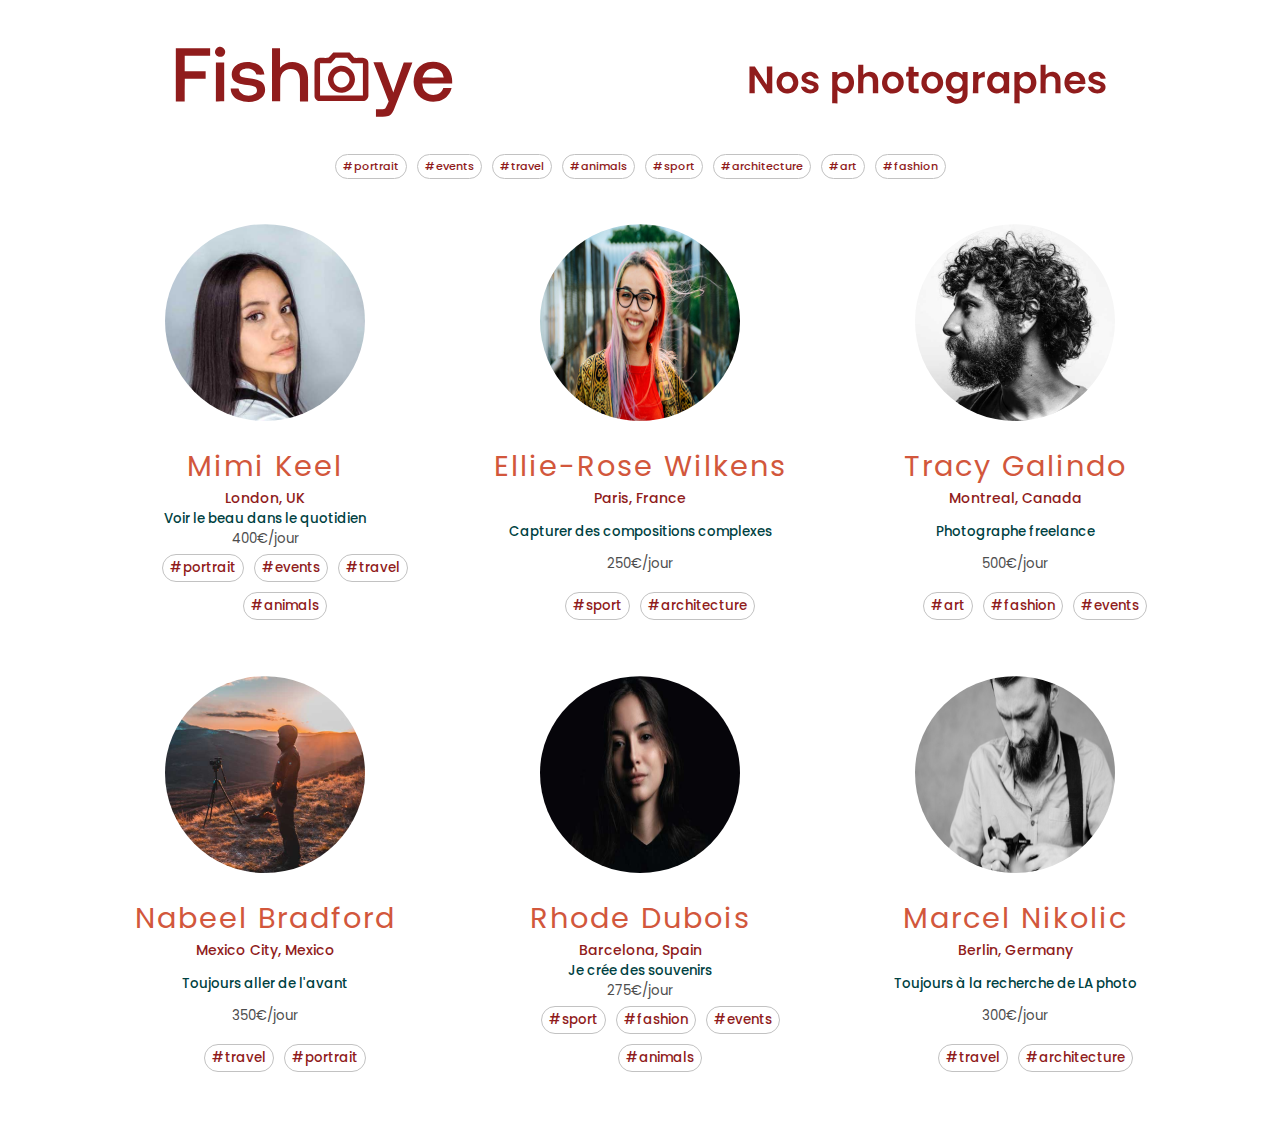
<file: index.html>
<!DOCTYPE html>
<html lang="fr">
    <head>
        <meta charset="UTF-8" />
        <meta name="viewport" content="width=device-width, initial-scale=1.0" />
        <link rel="shortcut icon" href="favicon.ico" type="image/x-icon" />
        <link rel="stylesheet" href="./css/mainPage.css" />
        <script src="./js/Cphotographers.js" defer></script>
        <script src="./js/main.js" defer></script>
        <title>Fisheye</title>
    </head>
    <body>
        <div id="top"></div>
        <header id="header" aria-hidden="false">
            <div>
                <a href="index.html" class="logo"
                    ><img src="./fisheye-logo.svg" alt="Fisheye home page"
                /></a>
            </div>
            <ul id="allTags"></ul>
            <h1>
                <img
                    src="./photographers.svg"
                    id="nosPhotographes"
                    alt="Nos Photographes"
                />
            </h1>
        </header>
        <section class="photographers">
            <ul class="cards" id="listePhotographes"></ul>
        </section>
    </body>
</html>
</file>
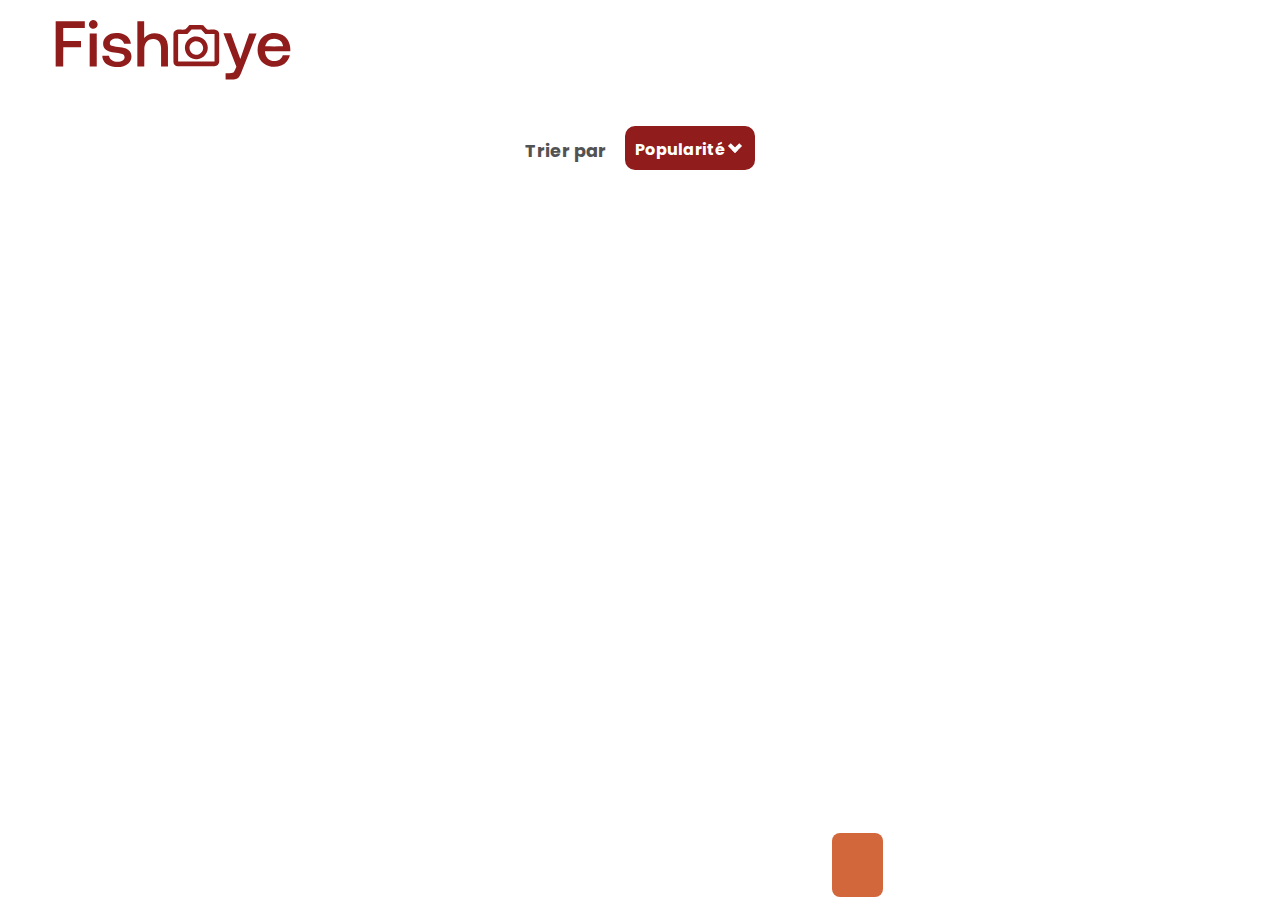
<file: photographer.html>
<!DOCTYPE html>
<html lang="fr">
    <head>
        <meta charset="UTF-8" />
        <meta http-equiv="X-UA-Compatible" content="IE=edge" />
        <meta name="viewport" content="width=device-width, initial-scale=1.0" />
        <link rel="shortcut icon" href="favicon.ico" type="image/x-icon" />
        <link
            rel="stylesheet"
            type="text/css"
            href="./css/photographerPage.css"
        />
        <title>Photographer Page</title>
        <script src="./js/data.js" defer></script>

        <script src="./js/formModal.js" defer></script>

        <script src="./js/Cphotographers.js" defer></script>

        <script src="./js/photographerpage.js" defer></script>

        <script src="./js/Cmedias.js" defer></script>

        <script src="./js/Cdiaporama.js" defer></script>
    </head>
    <body>
        <main id="centre">
            <header id="header" aria-hidden="false">
                <a href="index.html" class="logo"
                    ><img
                        src="./fisheye-logo.svg"
                        id="logo"
                        alt="Fisheye home page"
                /></a>
            </header>
            <section class="photographer">
                <ul class="cards" id="photographer"></ul>
                <div id="diaporama" class="open"></div>
            </section>
            <!-- accordéon -->
            <div class="trier">
                <p>Trier par &nbsp; &nbsp;</p>
                <div class="accordion">
                    <div class="tab">
                        <span
                            style="cursor: pointer"
                            class="title"
                            id="popularité"
                            aria-label="Trier par popularité"
                        >
                            Popularité
                        </span>

                        <input type="checkbox" id="one" />
                        <label
                            class="mark"
                            for="one"
                            aria-label="ouvrir accordéon"
                            title="bouton accordéon"
                        >
                            <!-- Chevron mark down -->
                            <div class="mark" title="bouton accordéon"></div>
                            <span id="ouvrirAccordeon" class="sr-only"
                                >ouvrir accordéon</span
                            >
                        </label>

                        <div class="panel">
                            <p id="titre" aria-label="Trier par titre">Titre</p>
                            <p id="date" aria-label="Trier par date">Date</p>
                        </div>
                    </div>
                </div>
            </div>
            <div class="gallery" id="galleryTop">
                <ul class="cards" id="gallery"></ul>
            </div>
            <div id="likesPrice">
                <ul class="cards" id="likes"></ul>
                <ul class="cards" id="price"></ul>
            </div>
        </main>
        <!-- Modale -->
        <div class="modal" id="modal">
            <!-- Modal Close -->
            <span class="closeModal">&times;</span>
            <!-- Modal Image / Video -->
            <div class="modal-content" id="lightbox"></div>
            <!-- Modal Previous -->
            <span class="slide prev" id="prev">&lt;</span>
            <!-- Modal Next -->
            <span class="slide next" id="next">&gt;</span>
        </div>
    </body>
</html>
</file>
<file: css/mainPage.css>
@import url("https://fonts.googleapis.com/css2?family=Poppins:wght@200;300;400;500;600&display=swap");*,*::before,*::after{-webkit-box-sizing:border-box;box-sizing:border-box}html{background-color:#fff}body{display:block;color:#ffffff;font-family:"Poppins", sans-serif;max-width:1800px;font-style:normal;font-weight:400;letter-spacing:0;padding:1rem;text-rendering:optimizeLegibility}.logo{width:15%;margin-top:-1.5rem}h1{color:#901c1c;font-size:2.6rem;margin-top:-1rem}#top{display:none;text-align:center;margin-top:-14px}.goToContent{border-radius:20px;color:#000000;width:150px;font-weight:600;padding:10px;background-color:#d3573c;border:none}header{display:-webkit-box;display:-ms-flexbox;display:flex;-webkit-box-orient:horizontal;-webkit-box-direction:normal;-ms-flex-direction:row;flex-direction:row;-webkit-box-pack:justify;-ms-flex-pack:justify;justify-content:space-between;margin:auto 8vw;margin-bottom:0rem}header img{width:448px;height:104px;margin:0;margin-left:-1.5rem}h1{width:25%}img{height:auto;max-width:100%;vertical-align:middle}.photographers{text-align:center}.btn{background-color:white;border:1px solid #ccc;color:dimgray;padding:0.5rem;text-transform:lowercase}.btn--block{display:block;width:50%;text-align:center;margin:auto}.pointeur{cursor:pointer}.cards{display:-webkit-box;display:-ms-flexbox;display:flex;-ms-flex-wrap:wrap;flex-wrap:wrap;list-style:none;margin:0;padding:0}ul{display:-webkit-box;display:-ms-flexbox;display:flex;-webkit-box-orient:horizontal;-webkit-box-direction:normal;-ms-flex-direction:row;flex-direction:row;-ms-flex-wrap:wrap;flex-wrap:wrap;-webkit-box-pack:center;-ms-flex-pack:center;justify-content:center}li.cards__item{width:375px}.cards__item{display:-webkit-box;display:-ms-flexbox;display:flex;-webkit-box-pack:center;-ms-flex-pack:center;justify-content:center;padding:1rem;text-align:center}@media (min-width: 640px){.cards__item{display:-webkit-box;display:-ms-flexbox;display:flex;-webkit-box-pack:center;-ms-flex-pack:center;justify-content:center;width:50%}}@media (min-width: 896px){.cards__item{display:-webkit-box;display:-ms-flexbox;display:flex;-webkit-box-pack:center;-ms-flex-pack:center;justify-content:center;width:33.3333%}}.card{background-color:white;display:-webkit-box;display:-ms-flexbox;display:flex;-webkit-box-orient:vertical;-webkit-box-direction:normal;-ms-flex-direction:column;flex-direction:column;overflow:hidden;text-align:center}.card__a{text-decoration:none}.card__content{display:-webkit-box;display:-ms-flexbox;display:flex;-webkit-box-flex:1;-ms-flex:1 1 auto;flex:1 1 auto;-webkit-box-orient:vertical;-webkit-box-direction:normal;-ms-flex-direction:column;flex-direction:column;padding:1rem}.card__image{background-position:center center;background-repeat:no-repeat;background-size:cover;border-top-left-radius:0.25rem;border-top-right-radius:0.25rem;overflow:hidden;position:relative;-webkit-filter:contrast(100%);filter:contrast(100%)}.img__card{width:200px;height:200px;border-radius:50%;margin-left:auto;margin-right:auto;margin-bottom:0.5rem;padding-top:0.2rem}.img__card:hover{border-radius:50%;-webkit-transition:-webkit-filter 0.6s cubic-bezier(0.43, 0.41, 0.22, 0.91);transition:-webkit-filter 0.6s cubic-bezier(0.43, 0.41, 0.22, 0.91);transition:filter 0.6s cubic-bezier(0.43, 0.41, 0.22, 0.91);transition:filter 0.6s cubic-bezier(0.43, 0.41, 0.22, 0.91), -webkit-filter 0.6s cubic-bezier(0.43, 0.41, 0.22, 0.91);-webkit-filter:contrast(125%);filter:contrast(125%);-webkit-box-shadow:2px 2px 2px 2px #e7e7e7;box-shadow:2px 2px 2px 2px #e7e7e7}@media (min-width: 640px){.card__image::before{padding-top:66.6%}}#getJSON{-webkit-box-pack:center;-ms-flex-pack:center;justify-content:center}.card__title{color:#d2573c;font-size:1.8rem;font-weight:400;letter-spacing:2px}p.card__text{margin:0}p.card__place{color:#901c1c;font-weight:500}.card__text{-webkit-box-flex:1;-ms-flex:1 1 auto;flex:1 1 auto;color:black;font-size:0.875rem;line-height:1.5}.card__tagline{color:#004242;font-size:smaller;font-weight:500}p.card__price{color:#aaaaaa;color:#4d4d4d;font-size:smaller;font-weight:400}.tag{display:-webkit-box;display:-ms-flexbox;display:flex;-webkit-box-orient:horizontal;-webkit-box-direction:normal;-ms-flex-direction:row;flex-direction:row;-ms-flex-wrap:wrap;flex-wrap:wrap;-webkit-box-pack:center;-ms-flex-pack:center;justify-content:center}li.photographer-tag{color:#901c1c;font-size:smaller;font-weight:500;padding:3px 7px;border:1px solid #c2c2c2;border-radius:14px;margin:5px;list-style-type:none}#allTags{width:50%;display:-webkit-box;display:-ms-flexbox;display:flex;-webkit-box-orient:horizontal;-webkit-box-direction:normal;-ms-flex-direction:row;flex-direction:row;-ms-flex-wrap:wrap;flex-wrap:wrap;-webkit-box-pack:center;-ms-flex-pack:center;justify-content:center;color:#901c1c;font-size:smaller;font-weight:500;padding:5px;border:none;border-radius:14px;margin:auto;margin-top:1rem;margin-left:-6rem;list-style-type:none;cursor:pointer}#allTags li.photographer-tag:hover{color:white;background-color:#901c1c;border:none;border:1px solid #901c1c}@media (max-width: 1774px){#allTags{margin-left:-4rem}}@media (max-width: 1738px){#allTags{margin-left:-6rem}}@media all and (max-width: 1700px){header{display:-webkit-box;display:-ms-flexbox;display:flex;-webkit-box-orient:horizontal;-webkit-box-direction:normal;-ms-flex-flow:row wrap;flex-flow:row wrap;max-height:230px;margin-bottom:1rem}#allTags{width:100%;margin-left:auto;-webkit-box-pack:center;-ms-flex-pack:center;justify-content:center;-webkit-box-ordinal-group:4;-ms-flex-order:3;order:3}h1{display:-webkit-box;display:-ms-flexbox;display:flex;width:50%;max-height:70px;-webkit-box-ordinal-group:3;-ms-flex-order:2;order:2}h1 img{margin-left:auto;margin-top:1.2rem;margin-bottom:0;-webkit-box-pack:end;-ms-flex-pack:end;justify-content:flex-end}}@media all and (max-width: 800px){#nosPhotographes{text-align:center;margin-left:2.5rem;margin-top:-2rem;margin-bottom:-3rem}#listePhotographes{margin-top:3rem !important}}
</file>
<file: css/photographerPage.css>
@import url("https://fonts.googleapis.com/css2?family=Poppins:wght@200;300;400;500;600&display=swap");*,*::before,*::after{-webkit-box-sizing:border-box;box-sizing:border-box}body{display:-webkit-box;display:-ms-flexbox;display:flex;-webkit-box-pack:center;-ms-flex-pack:center;justify-content:center;font-family:"Poppins", sans-serif;margin:0px;padding:0px}header{height:120px}#logo{width:360px;height:90px;margin-left:-20px}.card{display:-webkit-box;display:-ms-flexbox;display:flex;-webkit-box-orient:horizontal;-webkit-box-direction:reverse;-ms-flex-direction:row-reverse;flex-direction:row-reverse;-webkit-box-pack:justify;-ms-flex-pack:justify;justify-content:space-between;padding:2rem;margin-bottom:1rem;margin-right:40px;margin-left:40px;background-color:#fafafa;border-radius:6px}.photographer{display:-webkit-box;display:-ms-flexbox;display:flex;-webkit-box-orient:vertical;-webkit-box-direction:normal;-ms-flex-direction:column;flex-direction:column;-webkit-box-pack:center;-ms-flex-pack:center;justify-content:center;max-width:1685px}#photographer.cards{margin:0}.trier{color:#525252;font-size:1.1rem;font-weight:700;margin-top:1rem;margin-left:40px;margin-bottom:3rem}h1{font-size:4rem;font-weight:400;color:#d3673c;margin-top:-1rem;margin-bottom:0}.contactMe{margin-left:-10%;padding-left:1rem;padding-right:1rem;color:white;font-size:1.3rem;font-weight:500;background-color:#901c1c;border:none;height:4.5rem;border-radius:8px;cursor:pointer}.contactMe:hover{color:black;background-color:#d3673c}#contactMe{display:none}.card__place{color:#901c1c;font-size:1.5rem;margin-top:0;margin-bottom:1rem}.card__tagline{color:#525252;font-size:1.2rem;font-weight:500;margin-top:0}.cards__item{list-style-type:none}#mainpix{width:200px;height:200px;border-radius:50%}.tag{display:-webkit-box;display:-ms-flexbox;display:flex;-webkit-box-orient:horizontal;-webkit-box-direction:normal;-ms-flex-direction:row;flex-direction:row;-webkit-box-pack:start;-ms-flex-pack:start;justify-content:flex-start;padding-left:0px;max-width:400px}.allTags{color:#901c1c;font-size:0.8rem;font-weight:700;padding:3px;border:1px solid #cdcdcd;border-radius:14px;margin-right:0.5rem;list-style-type:none}#gallery{display:-webkit-box;display:-ms-flexbox;display:flex;-webkit-box-orient:horizontal;-webkit-box-direction:normal;-ms-flex-direction:row;flex-direction:row;-ms-flex-wrap:wrap;flex-wrap:wrap;max-width:1720px}.cards{padding-left:0}.cards__gallery{padding:40px;padding-top:0px;list-style-type:none}.image-gallery{display:-webkit-box;display:-ms-flexbox;display:flex;-webkit-box-orient:vertical;-webkit-box-direction:normal;-ms-flex-direction:column;flex-direction:column;-ms-flex-pack:distribute;justify-content:space-around;width:340px;height:340px;border-radius:8px}#Media-Only{cursor:pointer}video{border:1px solid #901c1c}.p_row{display:-webkit-box;display:-ms-flexbox;display:flex;-webkit-box-orient:horizontal;-webkit-box-direction:normal;-ms-flex-direction:row;flex-direction:row;-webkit-box-pack:justify;-ms-flex-pack:justify;justify-content:space-between;margin-top:-0.6rem;max-width:340px}#max_text{width:20ch;overflow:hidden;white-space:nowrap;text-overflow:ellipsis}.p_row>p{font-size:1.2rem;color:#901c1c}.accordion{background:#901c1c;color:white;max-width:130px;margin:0px;margin-left:100px;margin-top:-55px;padding:10px;padding-bottom:0.5rem;border-radius:10px}.accordion:hover{background:#d3673c;color:black}#popularité:hover,#titre:hover,#date:hover{background:#d3673c;color:#c7c7c7}#ouvrirAccordeon{margin-left:-50px;color:#170080}.accordion .title{font-size:1rem}#titre,#date{cursor:pointer}.accordion:after{font-size:60px;font-weight:900;color:white;position:absolute;height:70px;top:140px;left:-188px;-webkit-transform:rotate(-90deg);transform:rotate(-90deg)}.accordion p{font-size:1rem;margin:0;padding-top:0.5rem;padding-bottom:0.5rem}.accordion p:first-child{margin-top:0.5rem;border-top:1px solid white;border-bottom:1px solid white}.accordion label{float:right;width:20px;height:20px;padding:5px;padding-right:0}.accordion label .mark{height:10px;width:10px;border-left:4px solid white;border-bottom:4px solid white;-webkit-transition:-webkit-transform 0.8s ease;transition:-webkit-transform 0.8s ease;transition:transform 0.8s ease;transition:transform 0.8s ease, -webkit-transform 0.8s ease;transform:rotate(-45deg);-o-transform:rotate(-45deg);-ms-transform:rotate(-45deg);-webkit-transform:rotate(-45deg)}label.mark{cursor:pointer}.accordion input[type="checkbox"]{display:none;float:right}.accordion input[type="checkbox"]:checked ~ .panel{height:86px}.accordion input[type="checkbox"]:checked ~ label .mark{transform:rotate(135deg);-o-transform:rotate(135deg);-ms-transform:rotate(135deg);-webkit-transform:rotate(135deg)}.accordion .panel{height:0px;-webkit-transition:height ease 0.7s, padding ease 0.7s;transition:height ease 0.7s, padding ease 0.7s;overflow:hidden;border-radius:5px}.sr-only{border:0 !important;clip:rect(1px, 1px, 1px, 1px) !important;-webkit-clip-path:inset(50%) !important;clip-path:inset(50%) !important;height:1px !important;overflow:hidden !important;margin:-1px !important;padding:0 !important;position:absolute !important;width:1px !important;white-space:nowrap !important}#likesPrice{display:-webkit-box;display:-ms-flexbox;display:flex;position:fixed;height:4rem;left:65%;bottom:0;padding-right:1.6rem;padding-left:1.6rem;margin-bottom:3px;z-index:5;background-color:#d3673c;font-size:larger;font-weight:600;border-radius:8px}li.cards__likes,li.cards__price{list-style-type:none}li.cards__price{padding-left:1.6rem}.card__text{margin:0}.p_row>img:hover{-webkit-transform:scale(1.3);transform:scale(1.3);cursor:pointer}@media only screen and (max-width: 1696px){header{text-align:center;margin-left:-915px}.photographer{max-width:1220px}div.card{margin:0;margin-left:40px}.trier{max-width:1180px;margin:0 auto}.gallery{max-width:1260px}}@media only screen and (max-width: 1277px){header{margin-left:-520px}section.photographer{display:-webkit-box;display:-ms-flexbox;display:flex;-webkit-box-pack:center;-ms-flex-pack:center;justify-content:center;margin:0 auto}h1{font-size:52px}.cards__item>.card{max-width:760px}.trier{max-width:800px;margin:0 auto}.trier p{margin-left:0.7rem}.accordion{margin-left:150px}button.contactMe{display:none}#contactMe{display:inline-block;position:absolute;color:white;font-size:1.2rem;font-weight:500;background-color:#901c1c;border:none;height:3.5rem;border-radius:8px;cursor:pointer;z-index:10;margin-left:330px;margin-top:-0.2rem}.gallery{display:-webkit-box;display:-ms-flexbox;display:flex;-webkit-box-pack:center;-ms-flex-pack:center;justify-content:center;width:860px;margin:0 auto}}@media only screen and (max-width: 839px){#header{max-width:839px;margin:0}#logo{width:280px;margin-left:-165px}.trier{max-width:370px;margin-top:1.6rem}.accordion{margin-left:120px}.cards__item>.card{max-width:370px;margin:0}ul h1{font-size:1.3rem;font-weight:700}ul.cards{display:-webkit-box;display:-ms-flexbox;display:flex;-webkit-box-orient:vertical;-webkit-box-direction:normal;-ms-flex-direction:column;flex-direction:column}#mainpix{width:100px;height:100px}.card{margin-right:0;padding-bottom:1rem}.card__image{height:100px}.card__place{margin-bottom:0}.card__place,.card__tagline{font-size:1rem}.card__tagline{margin-bottom:0.3rem}ul.tag{display:-webkit-box;display:-ms-flexbox;display:flex;-ms-flex-wrap:wrap;flex-wrap:wrap}ul.tag>.allTags{margin-bottom:0.5rem}.gallery{max-width:380px}#likesPrice{display:none}button#contactMe{position:fixed;left:50%;margin:0;margin-left:-78px;margin-bottom:1.5rem;bottom:0;padding:0.5rem 1rem;height:auto}}.contactmodal{position:fixed;width:100vw;height:100vh;display:-webkit-box;display:-ms-flexbox;display:flex;-webkit-box-pack:center;-ms-flex-pack:center;justify-content:center;-webkit-box-align:center;-ms-flex-align:center;align-items:center;pointer-events:none;z-index:100}.backdrop{position:absolute;background-color:black;width:1000%;height:1000%;opacity:0;-webkit-transition:opacity 0.32s ease-out;transition:opacity 0.32s ease-out}.content{position:relative;background-color:#d3673c;width:40vw;height:600px;z-index:9;border-radius:5px;padding:20px;margin-right:250px;top:100%;-webkit-transition:top 0.23s ease-out;transition:top 0.23s ease-out}.content>h2{font-size:2.2rem;margin:0}.content input,.content #message{border-radius:8px}form>p{margin:0}form>button{margin-top:2rem;font-size:1.3rem;font-weight:500;color:white;background-color:#901c1c;border:none;height:3.5rem;width:auto;padding-left:1rem;padding-right:1rem;border-radius:8px;cursor:pointer}.contactmodal.active{pointer-events:auto}.contactmodal.active>.backdrop{opacity:0.6}.contactmodal.active>.content{top:-35%}.close{position:absolute;right:20px;top:20px;width:20px;cursor:pointer;z-index:150}@media only screen and (max-width: 839px){.content{width:100vw;margin-right:25rem}.contactmodal.active>.content{top:-10%}}@media only screen and (max-width: 784px){.content{width:100vw;margin-right:18rem}.contactmodal.active>.content{top:-10%}}@media only screen and (max-width: 786px){.content{margin-right:350px}}@media only screen and (max-width: 732px){.content{margin-right:250px}}@media only screen and (max-width: 625px){.content{margin-right:190px}}@media only screen and (max-width: 560){.content{margin-right:80px}}@media only screen and (max-width: 550){.content{width:auto}}@media only screen and (max-width: 375px){.content{width:100vw !important;margin-right:0;margin-left:1rem}}.modal{display:none;position:fixed;left:0;top:0;bottom:0;right:0;overflow-y:hidden !important;background-color:white}.modal.show{display:initial;overflow-y:hidden !important;z-index:10000}.modal-content{width:80%;margin:auto;max-width:1400px;position:fixed;top:50%;left:50%;-webkit-transform:translate(-50%, -50%);transform:translate(-50%, -50%)}.modal-content img{width:100%;max-height:80vh;-o-object-fit:contain;object-fit:contain}.modal-content p{text-align:center;color:#901c1c;font-size:larger;font-weight:600;margin-top:0}.modal-content video{width:100%}.caption{font-size:1.5rem;color:#901c1c}.closeModal{font-family:"Trebuchet MS", "Lucida Sans Unicode", "Lucida Grande", "Lucida Sans", Arial, sans-serif;position:fixed;top:1rem;right:2rem;color:#901c1c;font-size:3rem;font-weight:900;cursor:pointer}.slide{font-family:"Trebuchet MS", "Lucida Sans Unicode", "Lucida Grande", "Lucida Sans", Arial, sans-serif;font-size:3rem;font-weight:900;padding:2rem;color:#901c1c}#next,#prev{position:fixed;top:43vh;z-index:49;cursor:pointer}#next{right:0;padding:0 !important;margin-right:1rem}#prev{padding:0 !important;margin-left:1rem}@media only screen and (min-width: 1700){.modal{margin:0 3rem !important}}
</file>
